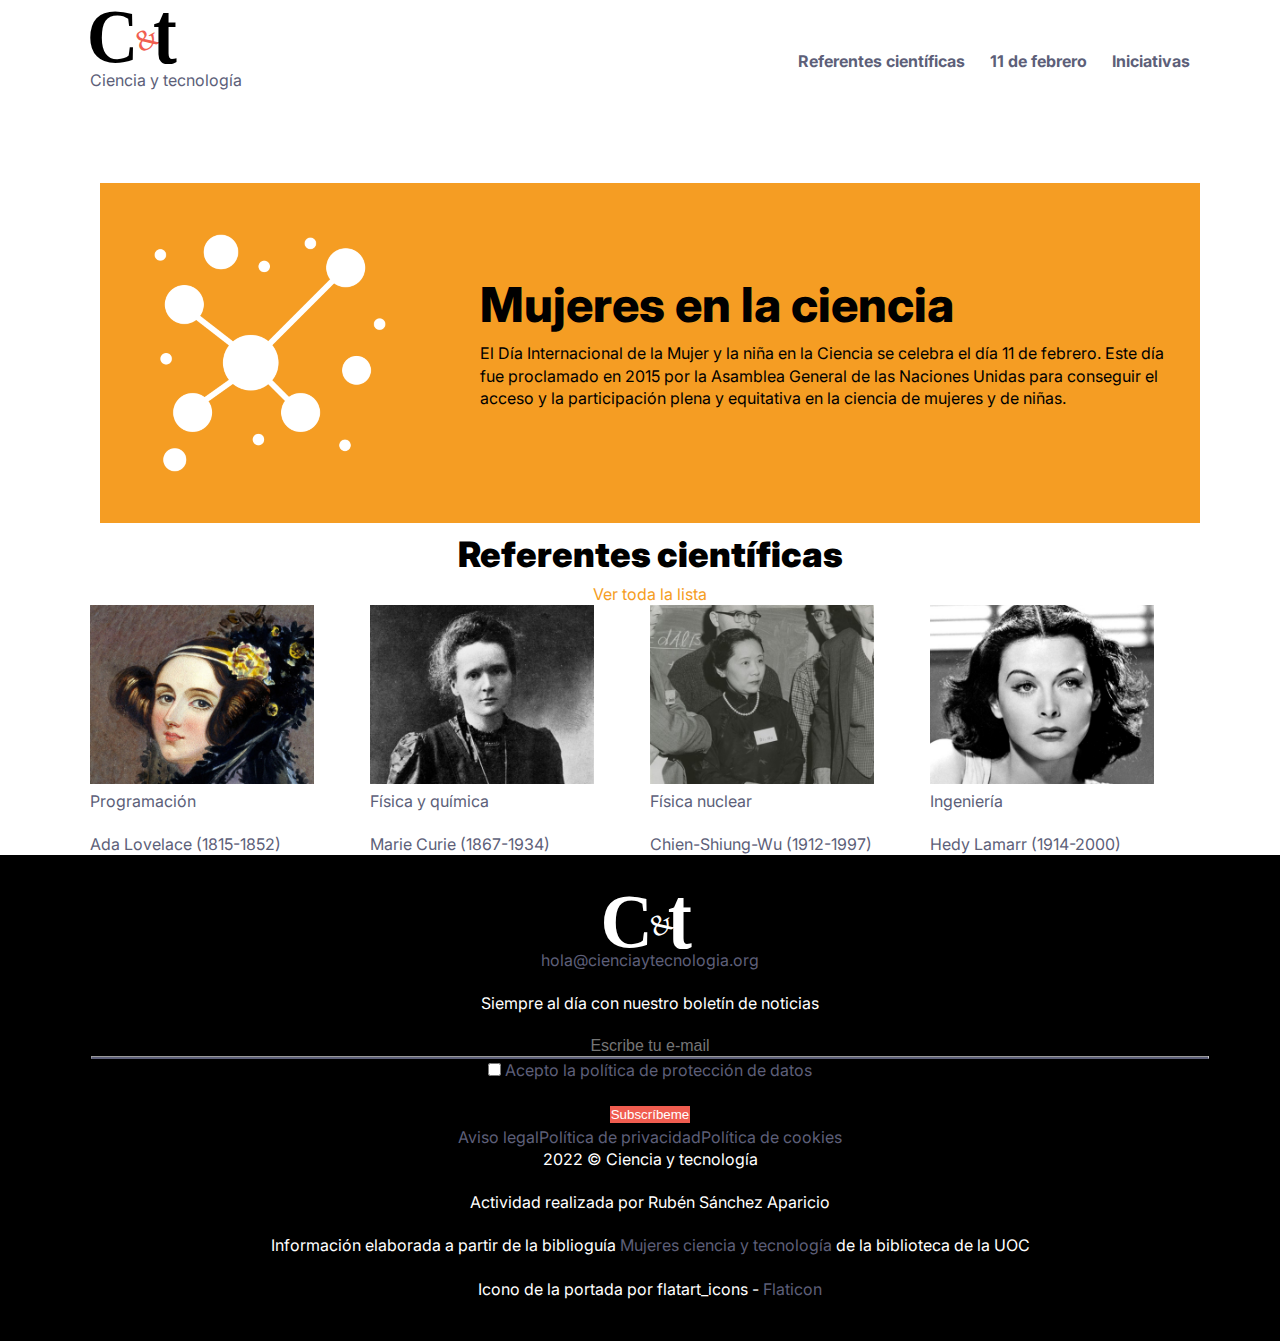
<file: index.html>
<!DOCTYPE html>
<html lang="es">

<head>
    <title>Mujeres-ciencia-y-tecnologia</title>
    <meta name="description" content="">
    <meta name="keywords" content="">
    <meta charset="utf-8">
    <meta name="viewport" content="width=device-width, initial-scale=1.0">
    <link rel="stylesheet" type="text/css" href="css/estilos.css" media="screen">
    
</head>

<body>
    <header class="header">
        <nav class="nav-main">
            <div class="container">
                <a class="nav-logo" href="index.html" title="Pagina inicio">
                    <img src="./img/logo-ciencia-tecnologia.svg" class=" nav-logo-img" alt="Logotipo">
                    <p>Ciencia y tecnología</p>
                </a>
                <ul class="nav-menu">
                    <li class="nav-item">
                        <a class="nav-link" href="referentes.html">Referentes científicas</a>
                    </li>
                    <li class="nav-item">
                        <a class="nav-link" href="11-de-febrero.html">11 de febrero</a>
                    </li>
                    <li class="nav-item">
                        <a class="nav-link" href="iniciativas.html">Iniciativas</a>
                    </li>
                </ul>
            </div>
        </nav>
    </header>

    <main>
        <section class="container">
            <div class="main-sup">
                <img src="./img/hero-athom.png" class="list-item-img-home" alt="imagen">
                <div>
                    <h1>Mujeres en la ciencia</h1>
                    <p>El Día Internacional de la Mujer y la niña en la Ciencia se celebra el día 11 de febrero.
                        Este día fue proclamado en 2015 por la Asamblea General de las Naciones Unidas para conseguir el
                        acceso y
                        la participación plena y equitativa en la ciencia de mujeres y de niñas.</p>
                </div>
            </div>
        </section>

        <section class="">
            <div class="container">
                <div class="centrado">
                    <h2 class="centrado">Referentes científicas</h2>
                    <a href="referentes.html" class="naranja">Ver toda la lista </a>
                </div>

                <div class="list-items-flex">
                    <article class="list-item-img">
                        <img src=" ./img/01-ada-lovelace.jpg" class="list-item-img" alt="imagen">
                        <p class="gris">Programación</p>
                        <a href="referentes.html">Ada Lovelace (1815-1852)</a>
                    </article>

                    <article class="list-item-img">
                        <img src="./img/02-marie-curie.jpg" class="list-item-img" alt="imagen">
                        <p class="gris">Física y química</p>
                        <a href="referentes.html">Marie Curie (1867-1934)</a>
                    </article>

                    <article class="list-item-img">
                        <img src="./img/03-chien-shiung-wu.jpg" class="list-item-img" alt="imagen">
                        <p class="gris">Física nuclear</p>
                        <a href="referentes.html">Chien-Shiung-Wu (1912-1997)</a>
                    </article>

                    <article class="list-item-img">
                        <img src="./img/04-hedy-lamarr.jpg" class="list-item-img" alt="imagen">
                        <p class="gris">Ingeniería</p>
                        <a href="referentes.html">Hedy Lamarr (1914-2000)</a>
                    </article>
                </div>
            </div>
        </section>

    </main>
    <footer>
        <div class="container">
            <div class="footer-sup">
                <img src="img/logo-ciencia-tecnologia-white.svg" class=" nav-logo-img" alt="Logotipo">
                <a href="">hola@cienciaytecnologia.org</a>
            </div>

            <p>Siempre al día con nuestro boletín de noticias</p>

            <!--Formulario de suscripción:-->
            <form class="form-control">
                <input class="form-control" type="email" placeholder="Escribe tu e-mail">
                <hr>
                <p class="footer-accept">
                    <input type="checkbox" name="legal" id="legal"
                        value="Terminos y condiciones aceptadas" required>
                    <label for="legal"><a href="">Acepto la
                            política de protección de datos</a></label>
                </p>
                <button class="boton-home" type="submit">
                    Subscríbeme
                </button>
            </form>
            <div>
                <div>
                    <ul class="politicas">
                        <li><a href="" title="Aviso legal">Aviso legal</a> </li>
                        <li><a href="" title="Política de privacidad">Política de privacidad</a> </li>
                        <li><a href="" title="Política de cookies">Política de cookies</a></li>
                    </ul>
                </div>
                <p>2022 © Ciencia y tecnología</p>
                <p>Actividad realizada por Rubén Sánchez Aparicio</p>
                <p>Información elaborada a partir de la biblioguía
                    <a href="href=https://biblioteca.uoc.edu/es/biblioguias/biblioguia/Mujeres-ciencia-y-tecnologia">Mujeres
                        ciencia y tecnología</a>
                    de la biblioteca de la UOC
                </p>
                <p>Icono de la portada por flatart_icons - <a
                        href="https://www.flaticon.es/iconos-gratis/atomo">Flaticon</a></p>
            </div>
        </div>
    </footer>
</body>

</html>
</file>
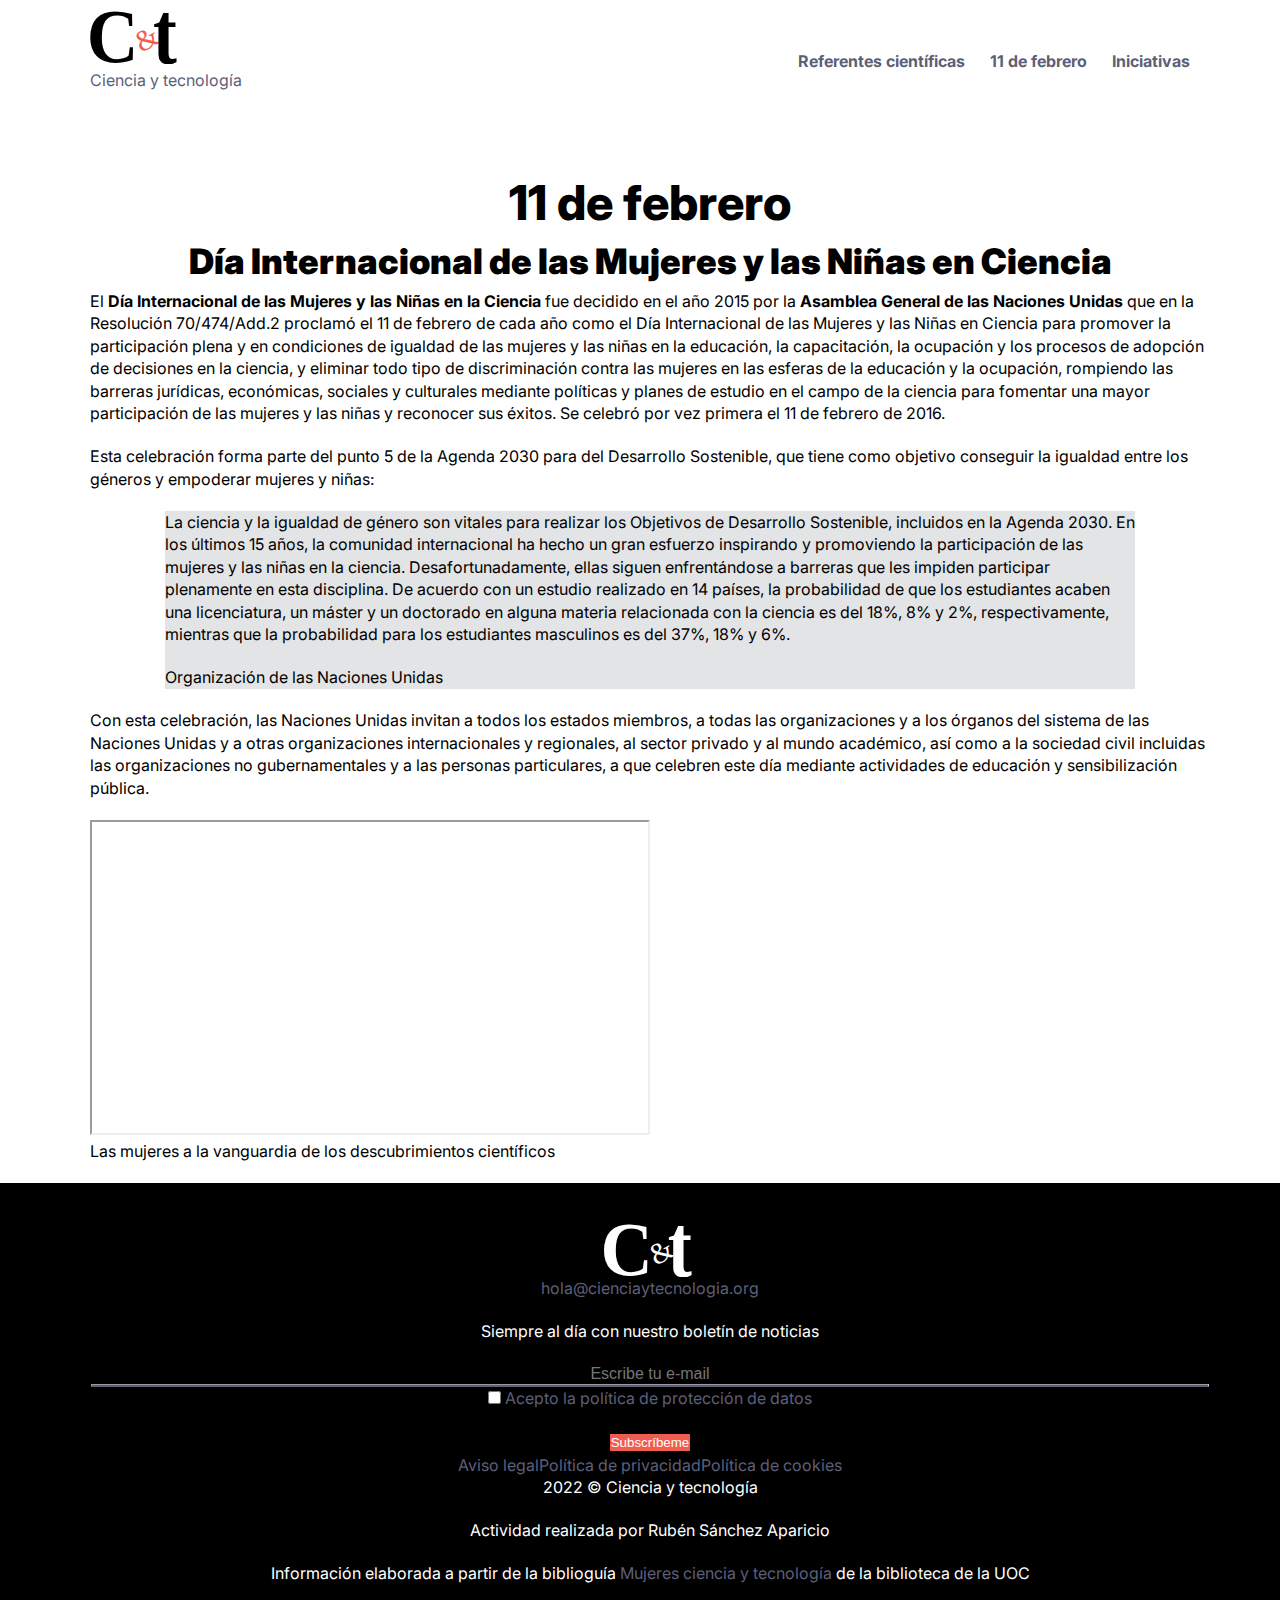
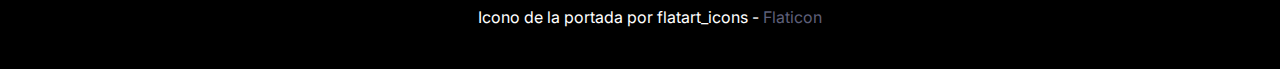
<file: 11-de-febrero.html>
<!DOCTYPE html>
<html lang="es">

<head>
    <title>Mujeres-ciencia-y-tecnologia-11-de-febrero</title>
    <meta name="description" content="">
    <meta name="keywords" content="">
    <meta charset="utf-8">
    <meta name="viewport" content="width=device-width, initial-scale=1.0">
    <link rel="stylesheet" type="text/css" href="./css/estilos.css" media="screen">
    
</head>

<body>
    <header class="header">
        <nav class="nav-main">
            <div class="container">
                <a class="nav-logo" href="index.html" title="Pagina inicio">
                    <img src="./img/logo-ciencia-tecnologia.svg" class=" nav-logo-img" alt="Logotipo">
                    <p>Ciencia y tecnología</p>
                </a>

                <ul class="nav-menu">
                    <li class="nav-item">
                        <a class="nav-link" href="referentes.html">Referentes científicas</a>
                    </li>
                    <li class="nav-item">
                        <a class="nav-link" href="11-de-febrero.html">11 de febrero</a>
                    </li>
                    <li class="nav-item">
                        <a class="nav-link" href="iniciativas.html">Iniciativas</a>
                    </li>
                </ul>
            </div>

        </nav>
    </header>
    <main>
        <div class="container">
            <h1 class="centrado">11 de febrero</h1>

            <h2 class="centrado">Día Internacional de las Mujeres y las Niñas en Ciencia</h2>
            <div>
                <p>El <strong>Día Internacional de las Mujeres y las Niñas en la Ciencia</strong> fue decidido en el año 2015
                    por la <strong>Asamblea General de las Naciones Unidas</strong>  que en la Resolución 70/474/Add.2 proclamó
                    el 11 de febrero de cada año como el Día Internacional de las Mujeres y las Niñas en Ciencia
                    para promover la participación plena y en condiciones de igualdad de las mujeres y las niñas
                    en la educación, la capacitación, la ocupación y los procesos de adopción de decisiones en la
                    ciencia, y eliminar todo tipo de discriminación contra las mujeres en las esferas de la educación
                    y la ocupación, rompiendo las barreras jurídicas, económicas, sociales y culturales mediante
                    políticas y planes de estudio en el campo de la ciencia para fomentar una mayor participación de
                    las mujeres y las niñas y reconocer sus éxitos. Se celebró por vez primera el 11 de febrero de 2016.
                </p>

                <p>Esta celebración forma parte del punto 5 de la Agenda 2030 para del Desarrollo Sostenible, que tiene
                    como
                    objetivo conseguir la igualdad entre los géneros y empoderar mujeres y niñas:</p>
            </div>

            <div class="bloque-gris">
                <p>La ciencia y la igualdad de género son vitales para realizar los Objetivos de Desarrollo Sostenible,
                    incluidos
                    en la Agenda 2030. En los últimos 15 años, la comunidad internacional ha hecho un gran esfuerzo
                    inspirando y
                    promoviendo la participación de las mujeres y las niñas en la ciencia. Desafortunadamente, ellas
                    siguen enfrentándose
                    a barreras que les impiden participar plenamente en esta disciplina. De acuerdo con un estudio
                    realizado en 14 países,
                    la probabilidad de que los estudiantes acaben una licenciatura, un máster y un doctorado en alguna
                    materia relacionada
                    con la ciencia es del 18%, 8% y 2%, respectivamente, mientras que la probabilidad para los
                    estudiantes masculinos es del
                    37%, 18% y 6%.</p>

                <p>Organización de las Naciones Unidas</p>
            </div>

            <div>
                <p>Con esta celebración, las Naciones Unidas invitan a todos los estados miembros, a todas las
                    organizaciones y a los órganos
                    del sistema de las Naciones Unidas y a otras organizaciones internacionales y regionales, al sector
                    privado y al mundo académico,
                    así como a la sociedad civil incluidas las organizaciones no gubernamentales y a las personas
                    particulares, a que celebren este
                    día mediante actividades de educación y sensibilización pública.</p>
            </div>

            <div class="iframe">
                <iframe width="560" height="315" class="iframe" src="https://www.youtube.com/embed/yHnzpMAahFs" title="YouTube video player"  allow="accelerometer; autoplay; clipboard-write; encrypted-media; gyroscope; picture-in-picture; web-share" allowfullscreen></iframe>
                
            </div>
            <p>Las mujeres a la vanguardia de los descubrimientos científicos</p>





        </div>





    </main>
    <footer>
        <div class="container">
            <div class="footer-sup">
                <img src="img/logo-ciencia-tecnologia-white.svg" class=" nav-logo-img" alt="Logotipo">
                <a href="">hola@cienciaytecnologia.org</a>

            </div>

            <p>Siempre al día con nuestro boletín de noticias</p>

            <!--Formulario de suscripción:-->
            <form class="form-control">
                <input class="form-control" type="email" placeholder="Escribe tu e-mail">
                <hr>
                <p class="legal-check">
                    <input type="checkbox" name="accept_legal" id="accept_legal"
                        value="Terminos y condiciones aceptadas" required>
                    <label for="accept_legal"><a href="">Acepto la
                            política de protección de datos</a></label>
                </p>
                <button class="boton-home" type="submit">
                    Subscríbeme
                </button>
            </form>
            <div>
                <div>
                    <ul class="politicas">
                        <li><a href="" title="Aviso legal">Aviso legal</a> </li>
                        <li><a href="" title="Política de privacidad">Política de privacidad</a> </li>
                        <li><a href="" title="Política de cookies">Política de cookies</a></li>

                    </ul>

                </div>

                <p>2022 © Ciencia y tecnología</p>
                <p>Actividad realizada por Rubén Sánchez Aparicio</p>
                <p>Información elaborada a partir de la biblioguía
                    <a href="href=https://biblioteca.uoc.edu/es/biblioguias/biblioguia/Mujeres-ciencia-y-tecnologia">Mujeres
                        ciencia y tecnología</a>
                    de la biblioteca de la UOC
                </p>
                <p>Icono de la portada por flatart_icons - <a
                        href="https://www.flaticon.es/iconos-gratis/atomo">Flaticon</a></p>

            </div>
        </div>
    </footer>
</body>

</html>
</file>
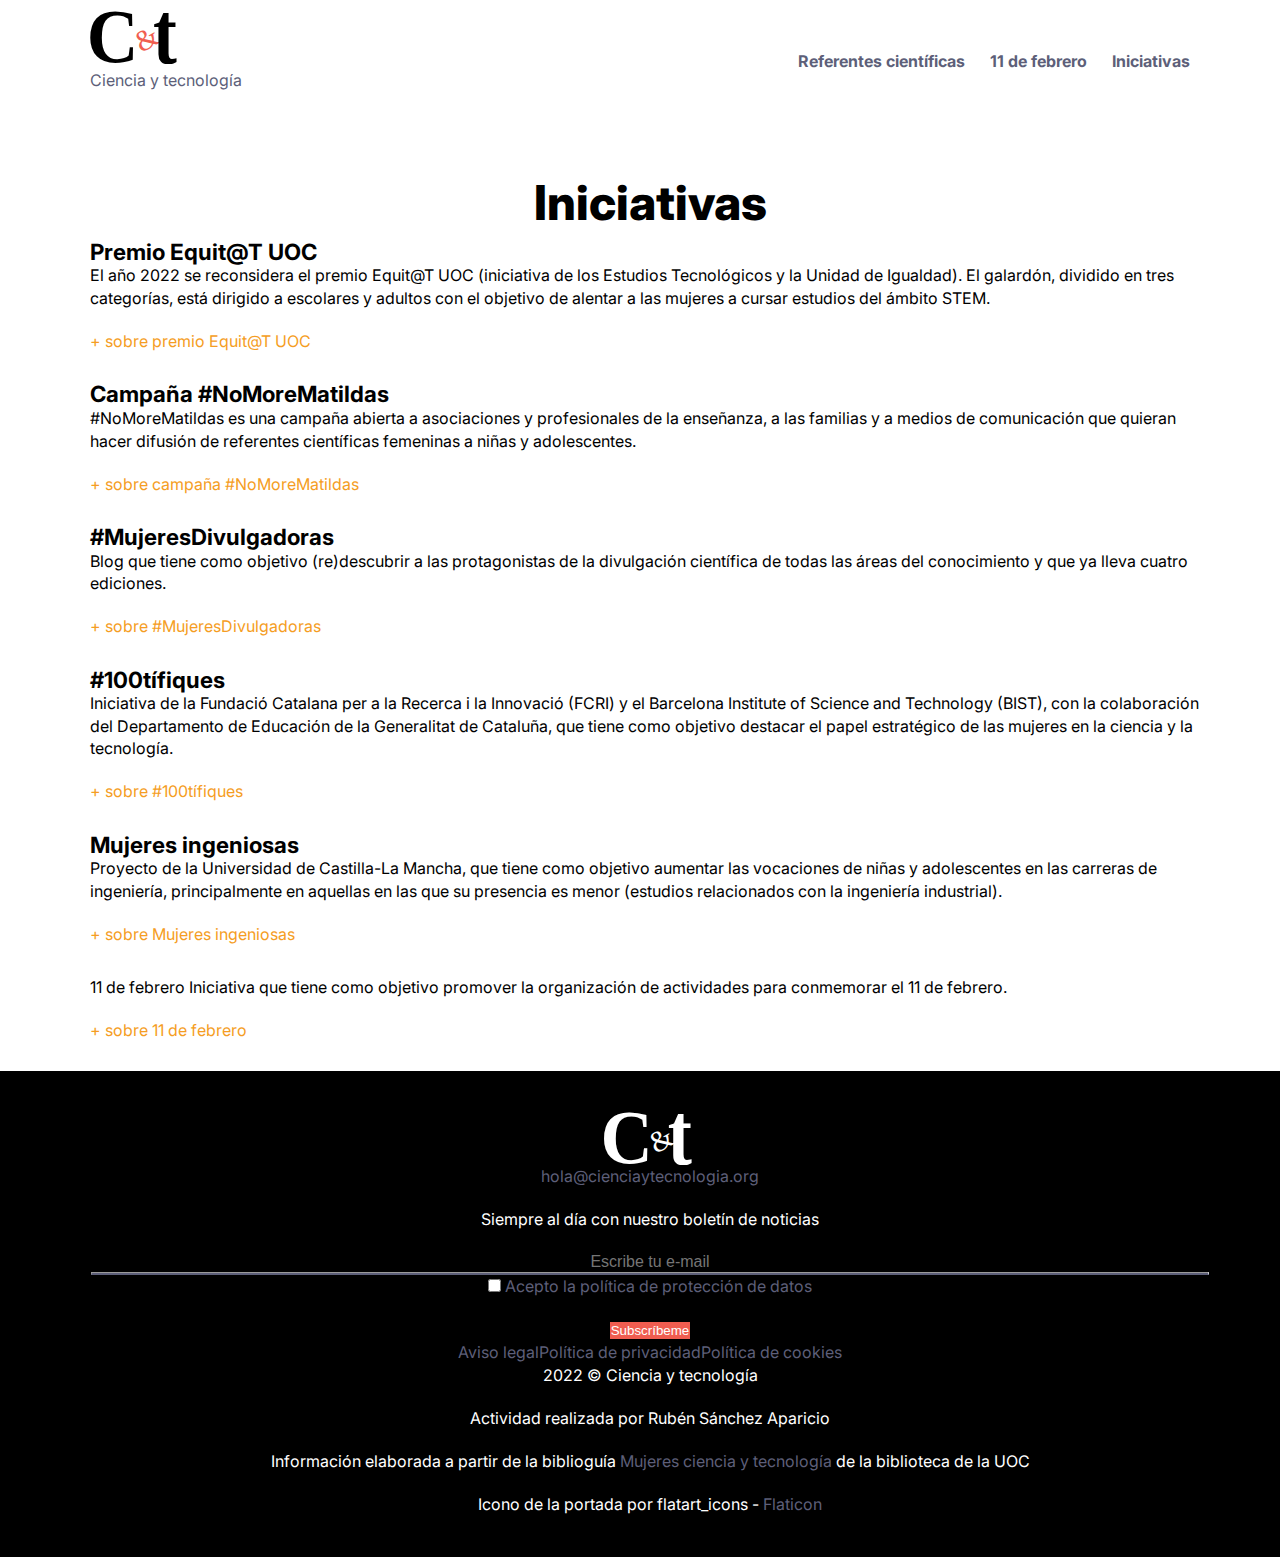
<file: iniciativas.html>
<!DOCTYPE html>
<html lang="es">

<head>
    <title>Mujeres-ciencia-y-tecnologia-iniciativas</title>
    <meta name="description" content="">
    <meta name="keywords" content="">
    <meta charset="utf-8">
    <meta name="viewport" content="width=device-width, initial-scale=1.0">
    <link rel="stylesheet" type="text/css" href="./css/estilos.css" media="screen">
    
</head>

<body>
    <header class="header">
        <nav class="nav-main">
            <div class="container">
                <a class="nav-logo" href="index.html" title="Pagina inicio">
                    <img src="./img/logo-ciencia-tecnologia.svg" class=" nav-logo-img" alt="Logotipo">
                    <p>Ciencia y tecnología</p>
                </a>

                <ul class="nav-menu">
                    <li class="nav-item">
                        <a class="nav-link" href="referentes.html">Referentes científicas</a>
                    </li>
                    <li class="nav-item">
                        <a class="nav-link" href="11-de-febrero.html">11 de febrero</a>
                    </li>
                    <li class="nav-item">
                        <a class="nav-link" href="iniciativas.html">Iniciativas</a>
                    </li>
                </ul>
            </div>

        </nav>
    </header>
    <main>

        <!--[Esta página debe construirse utilizando una lista de descripción convenientemente modificada con CSS] -->
        
        <section class="container">
            <h1 class="centrado">Iniciativas</h1>

            <dl>
                <dt>Premio Equit@T UOC</dt>
                <dd>
                    <p> El año 2022 se reconsidera el premio Equit@T UOC (iniciativa de los Estudios Tecnológicos y la Unidad de
                        Igualdad). El galardón, dividido en tres categorías, está dirigido a escolares y adultos con el objetivo de
                        alentar a las mujeres a cursar estudios del ámbito STEM.
                        </p>
                    <a href="http://premi-equitat.uoc.edu/es/" class="naranja">+ sobre premio Equit@T UOC </a>
                </dd>

                <dt>Campaña #NoMoreMatildas</dt>
                <dd>
                    <p>  #NoMoreMatildas es una campaña abierta a asociaciones y profesionales de la enseñanza, a las familias y a medios
                        de comunicación que quieran hacer difusión de referentes científicas femeninas a niñas y adolescentes.
                        </p>
                    <a href="https://www.nomorematildas.com/es" class="naranja">+ sobre campaña #NoMoreMatildas</a>
                </dd>

                <dt>#MujeresDivulgadoras</dt>
                <dd>
                    <p>        
                        Blog que tiene como objetivo (re)descubrir a las protagonistas de la divulgación científica de todas las áreas
                        del conocimiento y que ya lleva cuatro ediciones.</p>
                        
                    <a href="https://socialmediaeninvestigacion.com/mujeresdivulgadoras-edicion4/" class="naranja">+ sobre #MujeresDivulgadoras</a>
                </dd>

                <dt>#100tífiques</dt>
                <dd>
                    <p>        
                        Iniciativa de la Fundació Catalana per a la Recerca i la Innovació (FCRI) y el Barcelona Institute of Science
                        and Technology (BIST), con la colaboración del Departamento de Educación de la Generalitat de Cataluña, que
                        tiene como objetivo destacar el papel estratégico de las mujeres en la ciencia y la tecnología.
                       </p>
                    <a href="https://100tifiques.cat/es/quienes-somos/" class="naranja"> + sobre #100tífiques</a>
                </dd>

                <dt>Mujeres ingeniosas</dt>
                <dd>
                    <p>        
                        Proyecto de la Universidad de Castilla-La Mancha, que tiene como objetivo aumentar las vocaciones de niñas y
                        adolescentes en las carreras de ingeniería, principalmente en aquellas en las que su presencia es menor
                        (estudios relacionados con la ingeniería industrial).
                        </p>
                    <a href="https://mujeresingeniosas.es/proyecto-mujeres-ingeniosas/" class="naranja">+ sobre Mujeres ingeniosas</a>
                </dd>

                <dt></dt>
                <dd>
                    <p>        11 de febrero
                        Iniciativa que tiene como objetivo promover la organización de actividades para conmemorar el 11 de febrero.
                       
                 </p>
                    <a href="https://11defebrero.org/" class="naranja"> + sobre 11 de febrero</a>
                </dd>
            </dl>
        </section>

    </main>
    <footer>
        <div class="container">
            <div class="footer-sup">
                <img src="img/logo-ciencia-tecnologia-white.svg" class=" nav-logo-img" alt="Logotipo">
                <a href="">hola@cienciaytecnologia.org</a>

            </div>

            <p>Siempre al día con nuestro boletín de noticias</p>

            <form class="form-control">
                <input class="form-control" type="email" placeholder="Escribe tu e-mail">
                <hr>
                <p class="legal-check">
                    <input type="checkbox" name="accept_legal" id="accept_legal"
                        value="Terminos y condiciones aceptadas" required>
                    <label for="accept_legal"><a href="">Acepto la
                            política de protección de datos</a></label>
                </p>
                <button class="boton-home" type="submit">
                    Subscríbeme
                </button>
            </form>
            <div>
                <div>
                    <ul class="politicas">
                        <li><a href="" title="Aviso legal">Aviso legal</a> </li>
                        <li><a href="" title="Política de privacidad">Política de privacidad</a> </li>
                        <li><a href="" title="Política de cookies">Política de cookies</a></li>

                    </ul>

                </div>

                <p>2022 © Ciencia y tecnología</p>
                <p>Actividad realizada por Rubén Sánchez Aparicio</p>
                <p>Información elaborada a partir de la biblioguía
                    <a href="href=https://biblioteca.uoc.edu/es/biblioguias/biblioguia/Mujeres-ciencia-y-tecnologia">Mujeres
                        ciencia y tecnología</a>
                    de la biblioteca de la UOC
                </p>
                <p>Icono de la portada por flatart_icons - <a
                        href="https://www.flaticon.es/iconos-gratis/atomo">Flaticon</a></p>

            </div>
        </div>


    </footer>
</body>

</html>
</file>
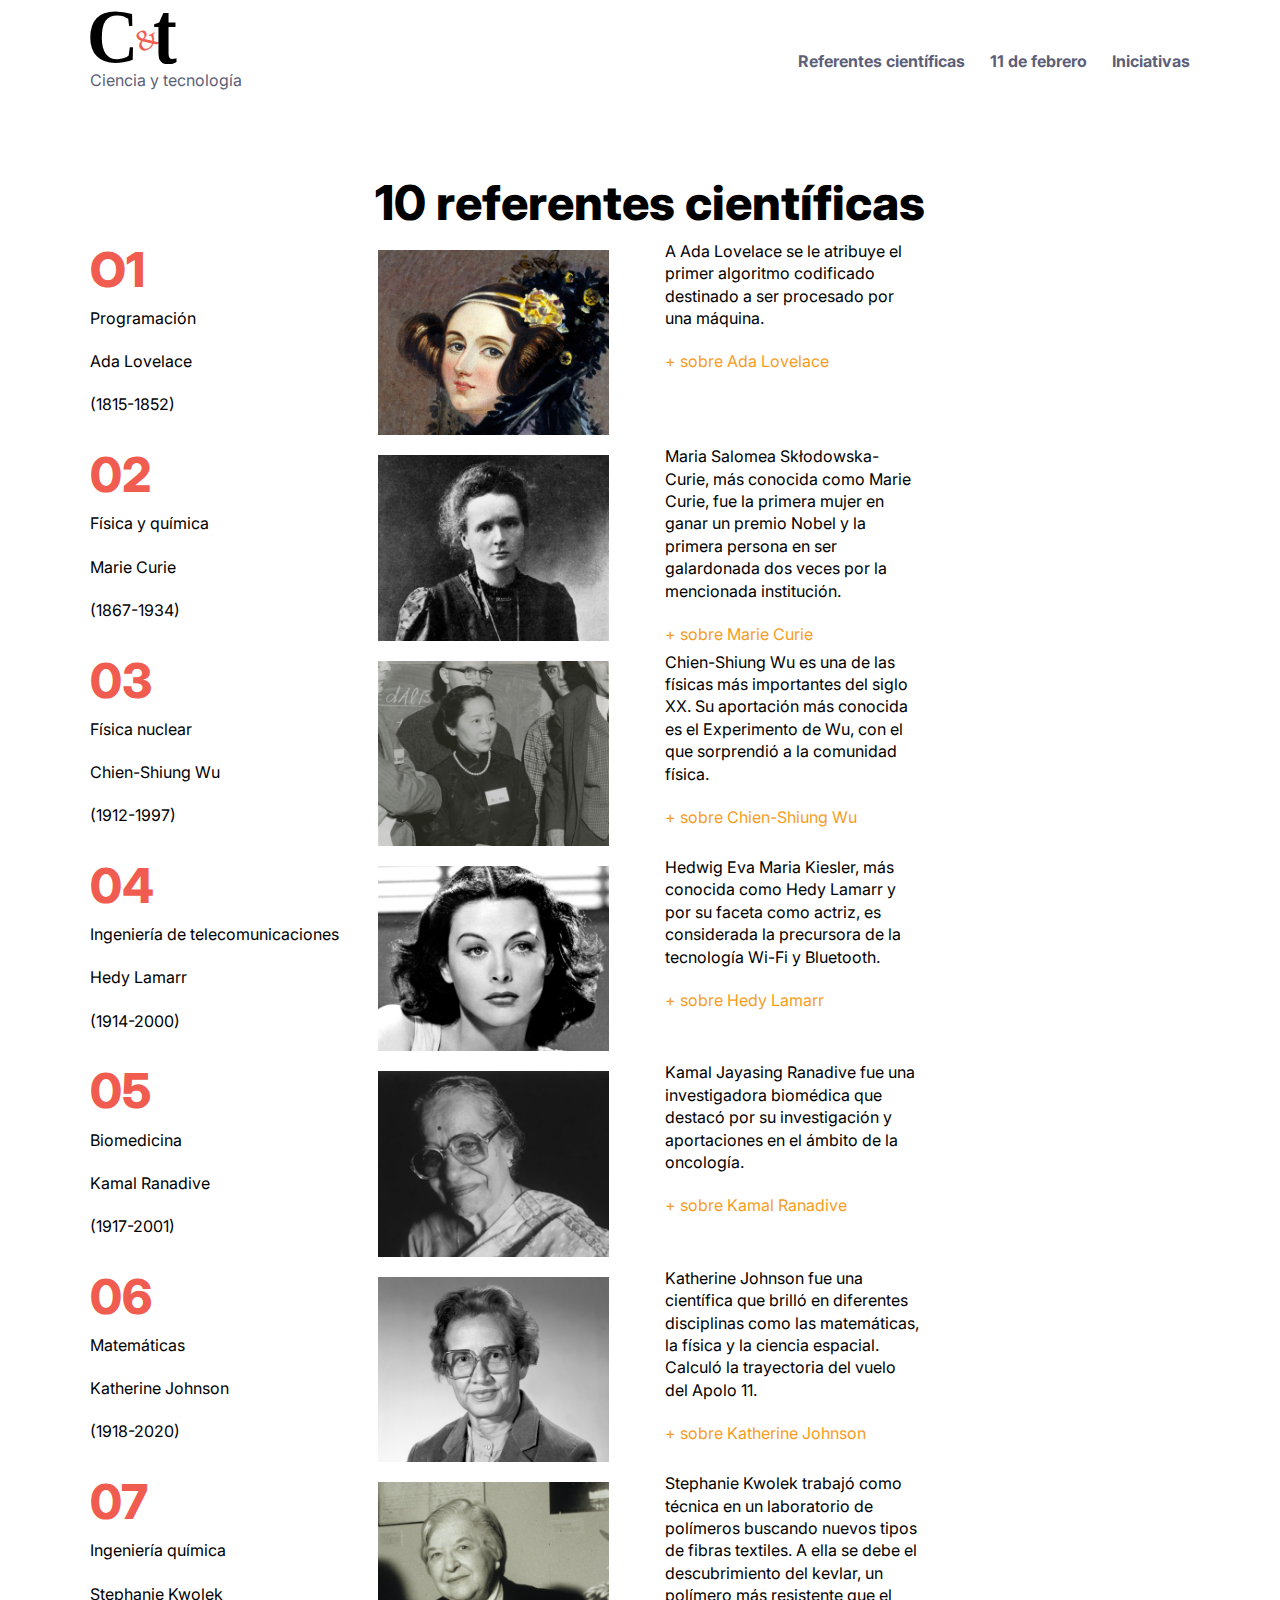
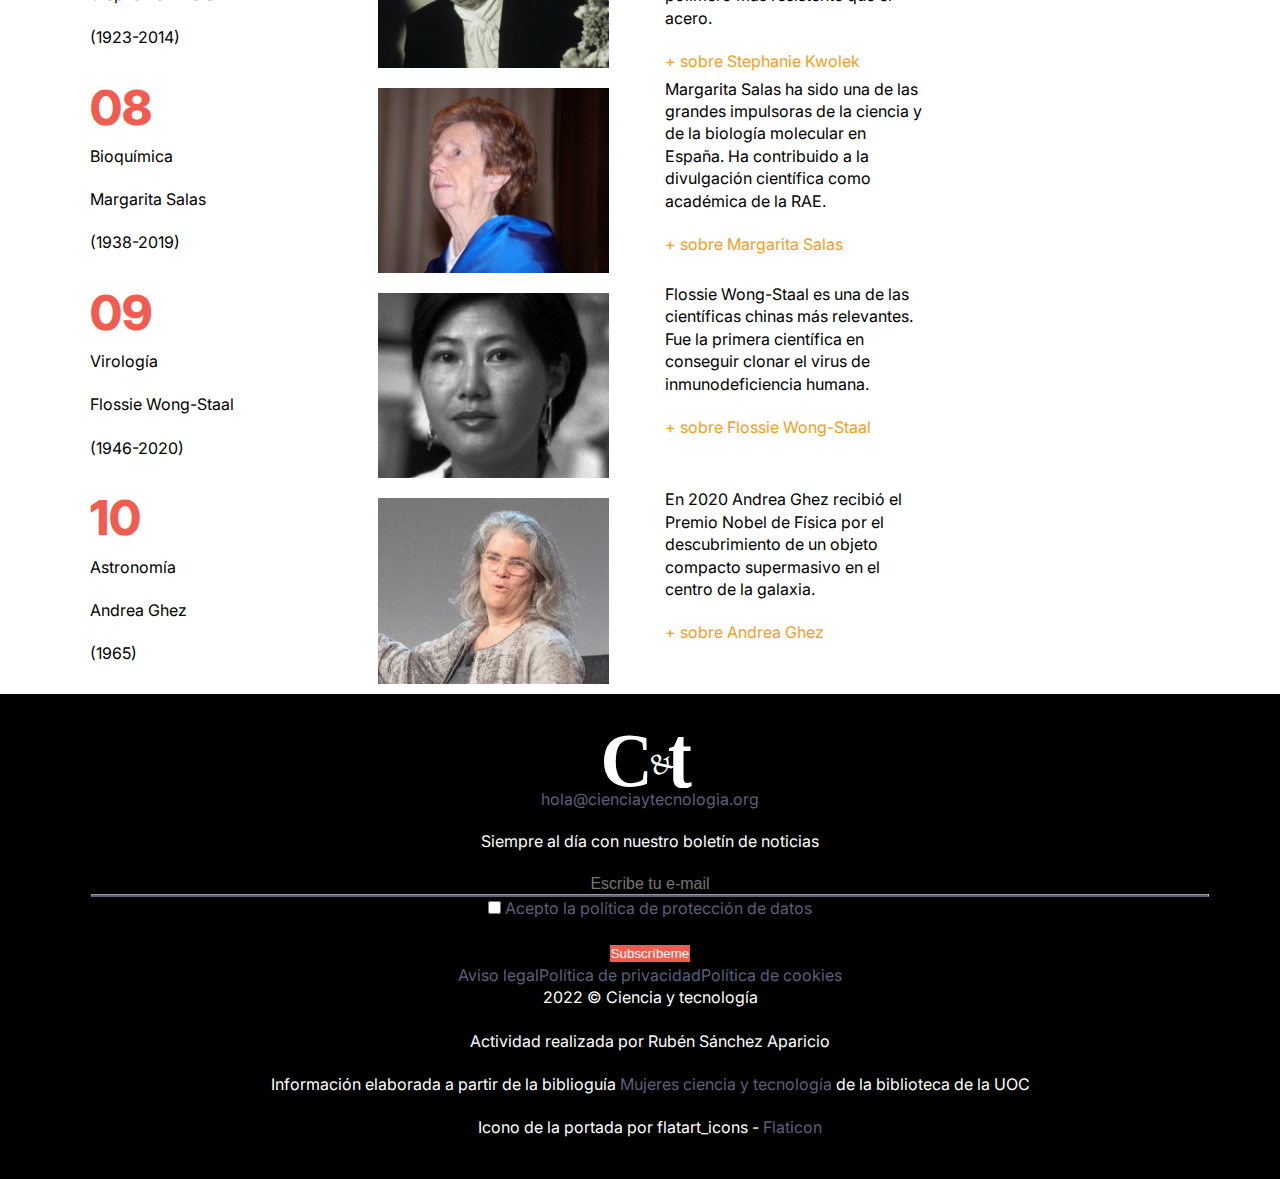
<file: referentes.html>
<!DOCTYPE html>
<html lang="es">

<head>
    <title>Mujeres-ciencia-y-tecnologia-referentes</title>
    <meta name="description" content="">
    <meta name="keywords" content="">
    <meta charset="utf-8">
    <meta name="viewport" content="width=device-width, initial-scale=1.0">
    <link rel="stylesheet" type="text/css" href="./css/estilos.css" media="screen">
    
</head>

<body>
    <header class="header">
        <nav class="nav-main">
            <div class="container">
                <a class="nav-logo" href="index.html" title="Pagina inicio">
                    <img src="./img/logo-ciencia-tecnologia.svg" class=" nav-logo-img" alt="Logotipo">
                    <p>Ciencia y tecnología</p>
                </a>

                <ul class="nav-menu">
                    <li class="nav-item">
                        <a class="nav-link" href="referentes.html">Referentes científicas</a>
                    </li>
                    <li class="nav-item">
                        <a class="nav-link" href="11-de-febrero.html">11 de febrero</a>
                    </li>
                    <li class="nav-item">
                        <a class="nav-link" href="iniciativas.html">Iniciativas</a>
                    </li>
                </ul>
            </div>
        </nav>
    </header>
    <main>

        <!-- 10 referentes científicas-->
        <div class="container">
            <div class="flex">
                <h1 class="centrado">10 referentes científicas</h1>


                <article class="article">
                    <div>
                        <h1 class="contraste">O1</h1>
                        <p>Programación</p>
                        <p>Ada Lovelace </p>
                        <p>(1815-1852)</p>
                    </div>

                    <img src="./img/01-ada-lovelace.jpg" class="image" alt="Logotipo">
                    <div>
                        <p> A Ada Lovelace se le atribuye el primer algoritmo codificado destinado a ser procesado por
                            una
                            máquina.
                        </p>
                        <a href="https://www.youtube.com/watch?v=bYCDVwyuVt4" class="naranja">+ sobre Ada Lovelace</a>
                    </div>
                </article>

                <article class="article">
                    <div>
                        <h1 class="contraste">02</h1>
                        <p>Física y química</p>
                        <p>Marie Curie</p>
                        <p>(1867-1934)</p>
                    </div>

                    <img src="./img/02-marie-curie.jpg" class="image" alt="Logotipo">
                    <div>
                        <p> Maria Salomea Skłodowska-Curie, más conocida como Marie Curie, fue la primera mujer en ganar
                            un
                            premio
                            Nobel
                            y la primera persona en ser galardonada dos veces por la mencionada institución.</p>
                        <a href="https://historia.nationalgeographic.com.es/personajes/marie-curie" class="naranja">+
                            sobre
                            Marie Curie</a>
                    </div>
                </article>

                <article class="article">
                    <div>
                        <h1 class="contraste">03</h1>
                        <p>Física nuclear</p>
                        <p>Chien-Shiung Wu</p>
                        <p>(1912-1997)</p>
                    </div>

                    <img src="./img/03-chien-shiung-wu.jpg" class="image" alt="Logotipo">
                    <div>
                        <p> Chien-Shiung Wu es una de las físicas más importantes del siglo XX. Su aportación más
                            conocida
                            es el
                            Experimento de Wu,
                            con el que sorprendió a la comunidad física.</p>
                        <a href="https://historia.nationalgeographic.com.es/a/chien-shiung-wu-fisica-pionera-sin-premio-nobel_16354"
                            class="naranja">+
                            sobre Chien-Shiung Wu</a>
                    </div>
                </article>

                <article class="article">
                    <div>
                        <h1 class="contraste">04</h1>
                        <p>Ingeniería de telecomunicaciones</p>
                        <p>Hedy Lamarr</p>
                        <p>(1914-2000)</p>
                    </div>

                    <img src="./img/04-hedy-lamarr.jpg" class="image" alt="Logotipo">
                    <div>
                        <p> Hedwig Eva Maria Kiesler, más conocida como Hedy Lamarr y por su faceta como actriz,
                            es considerada la precursora de la tecnología Wi-Fi y Bluetooth.</p>
                        <a href="https://es.wikipedia.org/wiki/Hedy_Lamarr" class="naranja">+ sobre Hedy Lamarr</a>
                    </div>
                </article>

                <article class="article">
                    <div>
                        <h1 class="contraste">05</h1>
                        <p>Biomedicina</p>
                        <p>Kamal Ranadive</p>
                        <p>(1917-2001)</p>
                    </div>

                    <img src="./img/05-kamal-ranadive.jpg" class="image" alt="Logotipo">
                    <div>
                        <p> Kamal Jayasing Ranadive fue una investigadora biomédica que destacó por su investigación y
                            aportaciones
                            en el ámbito
                            de la oncología.</p>
                        <a href="https://es.wikipedia.org/wiki/Kamal_Ranadive" class="naranja">+ sobre Kamal Ranadive</a>
                    </div>
                </article>

                <article class="article">
                    <div>
                        <h1 class="contraste">06</h1>
                        <p>Matemáticas</p>
                        <p>Katherine Johnson</p>
                        <p>(1918-2020)</p>
                    </div>

                    <img src="./img/06-katherine-johnson.jpg" class="image" alt="Logotipo">
                    <div>
                        <p> Katherine Johnson fue una científica que brilló en diferentes disciplinas como las
                            matemáticas,
                            la
                            física y la ciencia espacial. Calculó la trayectoria del vuelo del Apolo 11.</p>
                        <a href="https://www.nasa.gov/content/katherine-johnson-biography" class="naranja">+ sobre
                            Katherine
                            Johnson</a>
                    </div>
                </article>

                <article class="article">
                    <div>
                        <h1 class="contraste">07</h1>
                        <p>Ingeniería química</p>
                        <p>Stephanie Kwolek </p>
                        <p>(1923-2014)</p>
                    </div>

                    <img src="./img/07-stephanie-kwolek.jpg" class="image" alt="Logotipo">
                    <div>
                        <p> Stephanie Kwolek trabajó como técnica en un laboratorio de polímeros buscando nuevos tipos
                            de
                            fibras
                            textiles.
                            A ella se debe el descubrimiento del kevlar, un polímero más resistente que el acero. </p>
                        <a href="https://clickmica.fundaciondescubre.es/conoce/nombres-propios/stephanie-kwolek/"
                            class="naranja">+ sobre
                            Stephanie
                            Kwolek</a>
                    </div>
                </article>

                <article class="article">
                    <div>
                        <h1 class="contraste">08</h1>
                        <p>Bioquímica</p>
                        <p>Margarita Salas</p>
                        <p>(1938-2019)</p>
                    </div>

                    <img src="./img/08-margarita-salas.jpg" class="image" alt="Logotipo">
                    <div>
                        <p> Margarita Salas ha sido una de las grandes impulsoras de la ciencia y de la biología
                            molecular
                            en
                            España.
                            Ha contribuido a la divulgación científica como académica de la RAE.</p>
                        <a href="https://www.rtve.es/play/videos/pienso-luego-existo/pienso-luego-existo-margarita-salas/5437766/"
                            class="naranja">+
                            sobre Margarita Salas</a>
                    </div>

                </article>

                <article class="article">
                    <div>
                        <h1 class="contraste">09</h1>
                        <p>Virología</p>
                        <p>Flossie Wong-Staal</p>
                        <p>(1946-2020)</p>
                    </div>

                    <img src="./img/09-flossie-wong-staal.jpg" class="image" alt="Logotipo">
                    <div>
                        <p> Flossie Wong-Staal es una de las científicas chinas más relevantes. Fue la primera
                            científica en
                            conseguir
                            clonar el virus de inmunodeficiencia humana.</p>
                        <a href="https://www.tekcrispy.com/2021/11/25/flossie-wong-staal/" class="naranja">+ sobre
                            Flossie
                            Wong-Staal</a>
                    </div>
                </article>

                <article class="article">
                    <div>
                        <h1 class="contraste">10</h1>
                        <p>Astronomía</p>
                        <p>Andrea Ghez </p>
                        <p>(1965)</p>
                    </div>
                    <img src="./img/10-andrea-ghez.jpg" class="image" alt="Logotipo">
                    <div>
                        <p> En 2020 Andrea Ghez recibió el Premio Nobel de Física por el descubrimiento de un objeto
                            compacto
                            supermasivo en
                            el centro de la galaxia.</p>

                        <a href="https://www.ted.com/talks/andrea_ghez_the_hunt_for_a_supermassive_black_hole?language=es" class="naranja">+
                            sobre
                            Andrea Ghez</a>
                    </div>

                </article>
            </div>
        </div>
            



    </main>
    <footer>
        <div class="container">
            <div class="footer-sup">
                <img src="img/logo-ciencia-tecnologia-white.svg" class=" nav-logo-img" alt="Logotipo">
                <a href="">hola@cienciaytecnologia.org</a>

            </div>

            <p>Siempre al día con nuestro boletín de noticias</p>

            <!--Formulario de suscripción:-->
            <form class="form-control">
                <input class="form-control" type="email" placeholder="Escribe tu e-mail">
                <hr>
                <p class="legal-check">
                    <input type="checkbox" name="accept_legal" id="accept_legal"
                        value="Terminos y condiciones aceptadas" required>
                    <label for="accept_legal"><a href="">Acepto la
                            política de protección de datos</a></label>
                </p>
                <button class="boton-home" type="submit">
                    Subscríbeme
                </button>
            </form>
            <div>
                <div>
                    <ul class="politicas">
                        <li><a href="" title="Aviso legal">Aviso legal</a> </li>
                        <li><a href="" title="Política de privacidad">Política de privacidad</a> </li>
                        <li><a href="" title="Política de cookies">Política de cookies</a></li>

                    </ul>

                </div>

                <p>2022 © Ciencia y tecnología</p>
                <p>Actividad realizada por Rubén Sánchez Aparicio</p>
                <p>Información elaborada a partir de la biblioguía
                    <a href="href=https://biblioteca.uoc.edu/es/biblioguias/biblioguia/Mujeres-ciencia-y-tecnologia">Mujeres
                        ciencia y tecnología</a>
                    de la biblioteca de la UOC
                </p>
                <p>Icono de la portada por flatart_icons - <a
                        href="https://www.flaticon.es/iconos-gratis/atomo">Flaticon</a></p>

            </div>
        </div>


    </footer>
</body>

</html>
</file>
<file: css/estilos.css>
/************************************************************
GENERALES A TODO EL DESARROLLO WEB
*************************************************************/

@import url('https://fonts.googleapis.com/css2?family=Inter:wght@400;700;800&display=swap');


:root {
    /*variables de color de las fuentes en el documento*/
    --Color-de-texto-Menu-de-navegacion: rgb(93, 95, 121);
    --Textos-sobre-fondo-negro: rgb(255, 255, 255);
    --Color-de-contraste-1: rgb(245, 157, 35);
    --Color-de-contraste-2: rgb(240, 93, 80);
    --Color-negro-textos-sobre-fondos-de-color-y-titulares-de-las-paginas: rgb(0, 0, 0);
    --Fondo-gris-para-blockquote: rgb(227, 228, 230);
}

* {
    /*ajuste de todo el contenido*/
    margin: 0;
    padding: 0;
    box-sizing: border-box;
}

body {
    /*estilo del body*/
    font-family: 'Inter', sans-serif;
    font-size: 18px;
    color: var(--Color-negro-textos-sobre-fondos-de-color-y-titulares-de-las-paginas);
    background: var(--Textos-sobre-fondo-negro);
    line-height: 1.4em;
}

h1,
h2 {
    /*estilos compartidos para h1 y h2*/
    margin-top: 0;
    margin-bottom: .5rem;
    line-height: 1.2em;
}

h1 {
    /*estilo especifico para h1*/
    font-size: 2.6rem;
    line-height: 3.6rem;
    font-weight: 800;
    text-transform: none;
}

h2 {
    /*estilo especifico para h2*/
    font-size: 2.25rem;
    letter-spacing: 1.4px;
    font-weight: 900;
}

p {
    font-family: 'Inter', sans-serif;
    margin-bottom: 1rem;
}

ul {
    /*elimino el punto de los listados*/
    list-style: none;
    text-decoration: none;
    padding: 0;
    margin: 0;
}

a {
    color: var(--Color-de-texto-Menu-de-navegacion);
    text-decoration: none !important;
}

a:hover {
    color: var(--Color-de-contraste-1);
}

dt {
    font-family: 'Inter', sans-serif;
    font-size: 1.4em;
    line-height: 1.1em;
    font-weight: 700;
    color: var(--contrast-color);
}

dd {
    font-family: 'Inter', sans-serif;
    margin-bottom: 30px;
}

iframe {
    text-align: center;
    align-items: center;
    margin-left: auto;
    margin-right: auto;
    justify-content: center;
}

/************************************************************
CONTENEDORES
*************************************************************/

.container {
    /* contenedor que empleo para centrar el contenido */
    margin-right: auto;
    margin-left: auto;
    padding-right: 0px;
    padding-left: 20px;
    width: 100%;
}

.header {
    /* diseño del header*/
    background-color: var(--Textos-sobre-fondo-negro);
    padding-top: 5px;
    padding-bottom: 5px;
    width: 100%;
}

.nav-main .container {
    /*disposición flex para el menú de navegación  */
    display: flex;
    flex-direction: column;
    align-items: center;
}

.nav-logo-img {
    /*diseño de la altura/ tamaño del logo*/
    max-height: 40px;
}

.nav-menu {
    /*disposición flex para el listado del menú de navegación*/
    display: flex;
    justify-content: center;
}

.nav-menu .nav-item {
    /*diseño del menú de navegación*/
    margin-right: 15px;
    font-size: 1rem;
    font-weight: 700;
}

.nav-menu .nav-link {
    /*diseño de los links del menú de navegación*/
    color: var(--Color-de-texto-Menu-de-navegacion);
    padding: 5px 5px;
    line-height: 1em;
}

.nav-menu .nav-link:hover {
    /*color que aparece cuando pasamos el raton por encima del enlace*/
    color: var(--Color-de-contraste-1);
}


/************************************************************
FOOTER
*************************************************************/

footer {
    /* Diseño del footer*/
    text-align: center;
    padding: 20px 0 20px 0;
    background: var(--Color-negro-textos-sobre-fondos-de-color-y-titulares-de-las-paginas);
    color: var(--Textos-sobre-fondo-negro);

}

footer hr {
    /* linea separadora en el footer*/
    border-bottom: 2px solid;
    color: var(--Color-de-texto-Menu-de-navegacion);
}

.footer-accept {
    font-size: 1rem;
}

.footer-sup {
    /*parte superior del footer*/
    display: flex;
    flex-direction: column;
    justify-content: center;
    align-items: center;
    text-align: center;
    padding: 20px 0px 20px 0px;

}

.politicas {
    display: flex;
    flex-direction: row;
    justify-content: center;
    align-items: center;
    margin-right: auto;
    margin-left: auto;
}

.footer-menu {
    display: flex;
    align-items: center;
    margin-bottom: 0;
    text-decoration: none;
}

.footer-menu li {
    margin-right: 15px;
    text-decoration: none;
}

.footer-menu li:last-child {
    margin-right: 0;
}

/************************************************************
INDEX.HTML
*************************************************************/

main {
    /* diseño del main*/
    padding-top: 50px;
    /* separación hozizontal superior del main respecto menú de navegación y logotipo */
}

main header {
    margin-top: 50px;
}

.main-sup {
    /*contenedor del main*/
    display: flex;
    background-color: var(--Color-de-contraste-1);
    justify-content: center;
    align-items: center;
    padding: 20px;
    margin: 10px;
}

.list-item-img-home {
    max-width: max-content;
    padding-right: 60px;
}

.form-control {
    /* diseño del formulario en el index.html*/
    display: block;
    width: 100%;
    background-color: var(--Color-negro-textos-sobre-fondos-de-color-y-titulares-de-las-paginas);
    font-size: 1rem;
    color: var(--Color-de-texto-Menu-de-navegacion);
    text-align: center;
    appearance: none;
    border: 1px solid var(--Color-negro-textos-sobre-fondos-de-color-y-titulares-de-las-paginas);
}

.boton-home {
    /* diseño del boton del home*/
    background-color: var(--Color-de-contraste-2);
    border: 1px solid var(--Color-de-contraste-2);
    color: var(--Textos-sobre-fondo-negro);
}

.centrado {
    /*clase específica para centrar*/
    text-align: center;
}

.naranja {
    /*clase específica para cambiar de color a naranja*/
    color: var(--Color-de-contraste-1);
    text-align: center;
    align-items: center;
}

.gris {
    /*clase específica para cambiar de color a gris*/
    color: var(--Color-de-texto-Menu-de-navegacion)
}

.contenedor-home {
    background-color: var(--Color-de-contraste-1);
}

.list-items-flex {
    display: flex;
    justify-content: center;
    align-items: center;
    margin-left: auto;
    margin-right: auto;
}

.list-item-img {
    max-width: 80%;
    height: auto;
    align-items: center;
}


/************************************************************
11-de-febrero.HTML
*************************************************************/

.bloque-gris {
    background-color: var(--Fondo-gris-para-blockquote);
    margin-right: 75px;
    margin-left: 75px;
}


/************************************************************
referentes.HTML
*************************************************************/


.article {
    display: grid;
    grid-template-columns: 1fr 1fr 1fr 1fr;
    grid-gap: 30px;
}

.contraste {
    color: var(--Color-de-contraste-2);
}

.image {
    max-width: 90%;
    padding-top: 10px;
    padding-bottom: 10px;
}

/*coloca un elemento a la izquierda*/

.float {
    float: left;
}



/************************************************************
RESPONSIVE
*************************************************************/

@media (min-width: 576px) {

    .container {
        max-width: 540px;
    }

    body {
        font-size: 1rem;
    }

    h1 {
        /*estilo especifico para h1*/
        font-size: 1.8rem;
        line-height: 1.8rem;
    }

    h2 {
        font-size: 2rem;
        letter-spacing: 0;
    }

    p {
        margin-bottom: 0.5rem;
    }

    .header {
        padding-top: 10px;
        padding-bottom: 10px;
    }

    .nav-main .container {
        display: flex;
        flex-direction: row;
        justify-content: space-between;
    }

    .nav-logo-img {
        max-height: 54px;
    }

    .list-items-flex {
        display: flex;
        margin-left: auto;
        margin-right: auto;
    }
    
    .list-item-img {
        max-width: 80%;
        height: auto;
        align-items: center;
        justify-content: center;
    }
}

@media (min-width: 768px) {
    .container {
        max-width: 720px;
    }

    body {
        font-size: 1rem;
    }

    h1 {
        /*estilo especifico para h1*/
        font-size: 2.6rem;
        line-height: 3.6rem;
    }

    h2 {
        font-size: 2rem;
        letter-spacing: 0;
    }

    p {
        margin-bottom: 1rem;
    }

    .footer-menu li {
        margin-left: 15px;
        margin-right: 0;
    }
    
}

@media (min-width: 992px) {
    .container {
        max-width: 960px;
    }

    body {
        font-size: 1rem;
    }

    h1 {
        /*estilo especifico para h1*/
        font-size: 2.8rem;
        line-height: 3.7rem;
    }

    h2 {
        font-size: 2.1rem;
        letter-spacing: 0;
    }

    p {
        margin-bottom: 1.2rem;
    }
}

@media (min-width: 1200px) {
    .container {
        max-width: 1140px;
    }

    body {
        font-size: 1rem;
    }

    h1 {
        /*estilo especifico para h1*/
        font-size: 3rem;
        line-height: 3.7rem;
    }

    h2 {
        font-size: 2.2rem;
        letter-spacing: 0;
    }

    p {
        margin-bottom: 1.3rem;
    }
}

@media (max-width: 767px) {
    .container {
        align-items: center;
        justify-items: center;
        text-align: center;
    }

    body {
        font-size: 0.8rem;
    }

    h1 {
        font-size: 1.6rem;
        line-height: 1.4rem;
        text-align: center;
    }

    h2 {
        font-size: 1.2rem;
        letter-spacing: 0;
        text-align: center;
    }

    p {
        margin-bottom: 0.8rem;
    }

    .nav-menu {
        /*disposición flex para el listado del menú de navegación*/
        display: grid;
        justify-content: center;
    }

    .nav-main .container {
        /*disposición flex para el menú de navegación  */
        display: flex;
        flex-direction: column;
        align-items: center;
    }
    

    .list-items-flex {
        display: grid;
        justify-content: center;
        align-items: center;
        margin-left: auto;
        margin-right: auto;
    }

    .list-item-img-home {
        max-width: 80%;
        margin-left: auto;
        margin-right: auto;
    }

    .nav-logo {
        margin-bottom: 5px;
    }

    .main-sup {
        display: grid;
        background-color: var(--Color-de-contraste-1);
        justify-content: center;
        align-items: center;
        margin-right: auto;
        margin-left: auto;
    }

    .politicas {
        display: grid;
        flex-direction: row;
        justify-content: center;
        align-items: center;
        margin-right: auto;
        margin-left: auto;
    }

    .article {
        display: flex;
        flex-direction: column;
    }

    .footer-accept {
        font-size: 0.8rem;
    }

    .form-control {
        display: block;
        width: 100%;
        background-color: var(--Color-negro-textos-sobre-fondos-de-color-y-titulares-de-las-paginas);
        font-size: 0.8rem;
        color: var(--Color-de-texto-Menu-de-navegacion);
        text-align: center;
        appearance: none;
        border: 1px solid var(--Color-negro-textos-sobre-fondos-de-color-y-titulares-de-las-paginas);
    }
}
</file>
